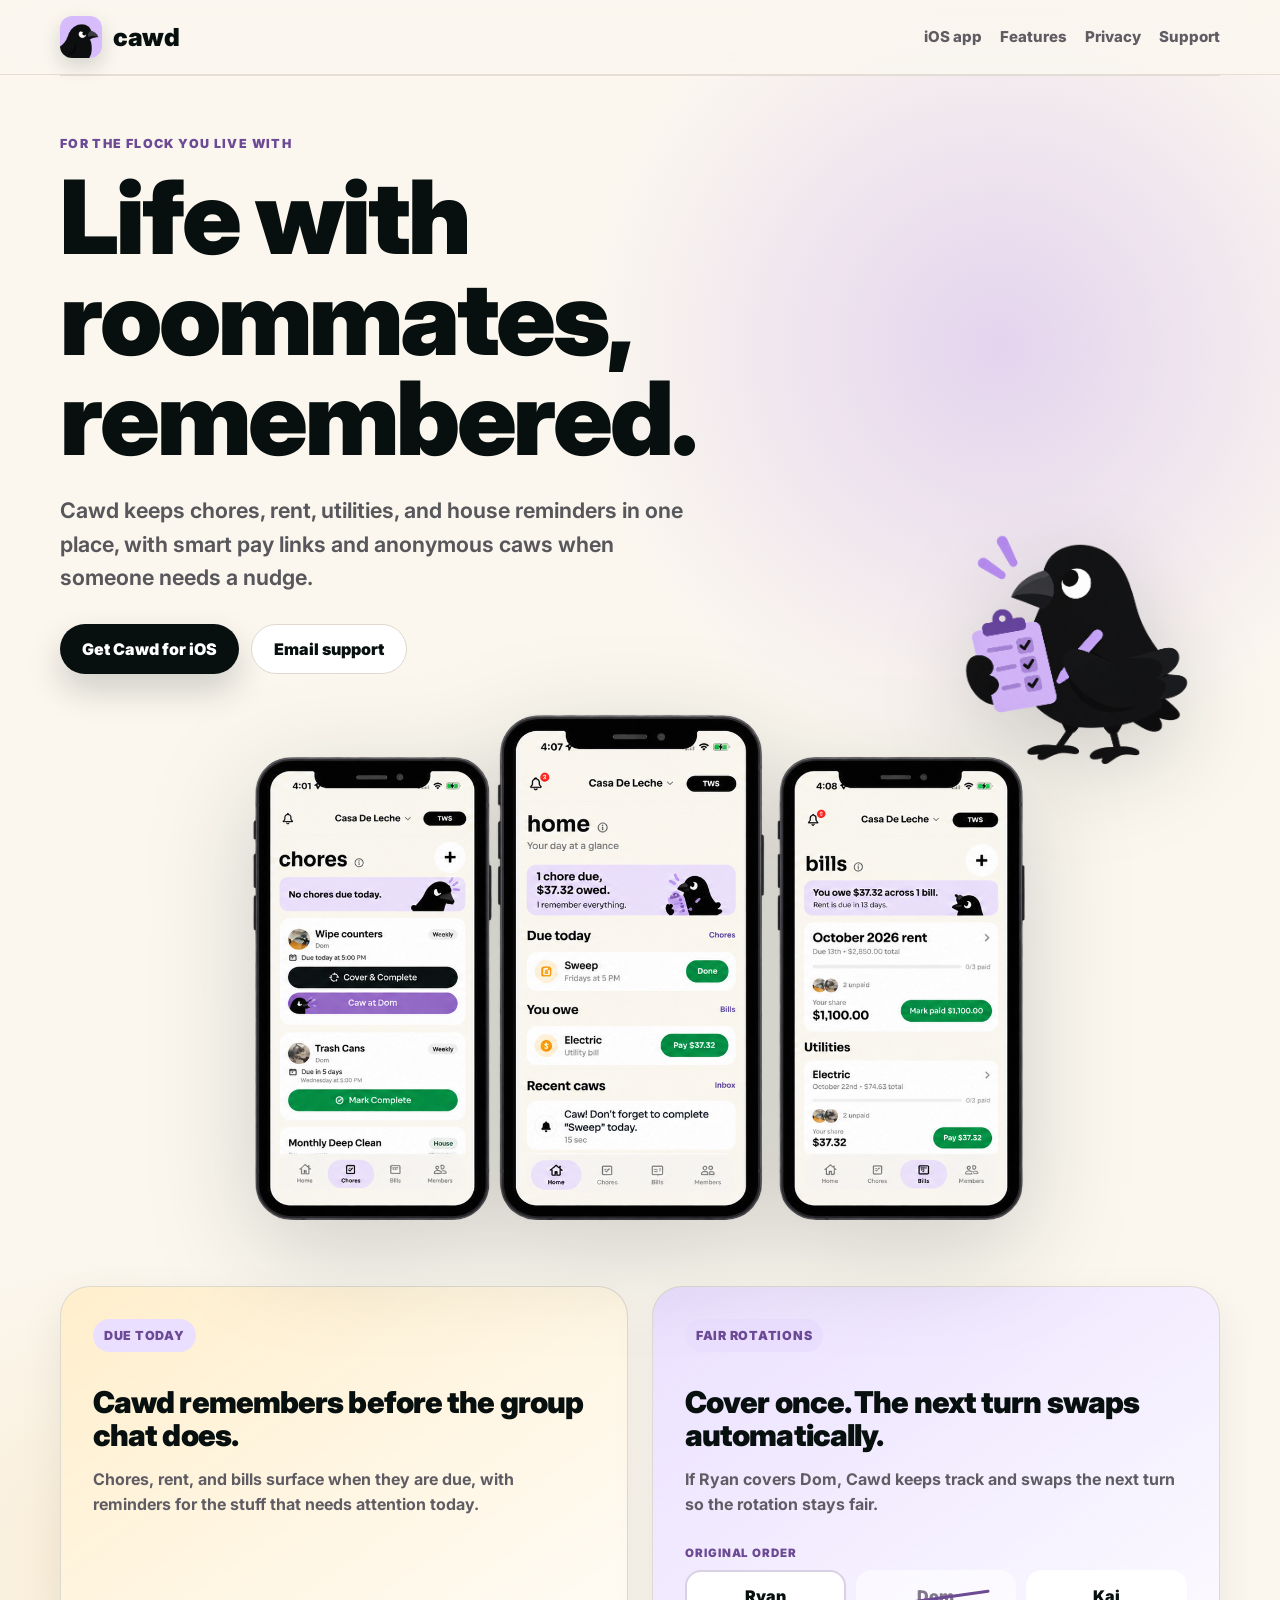
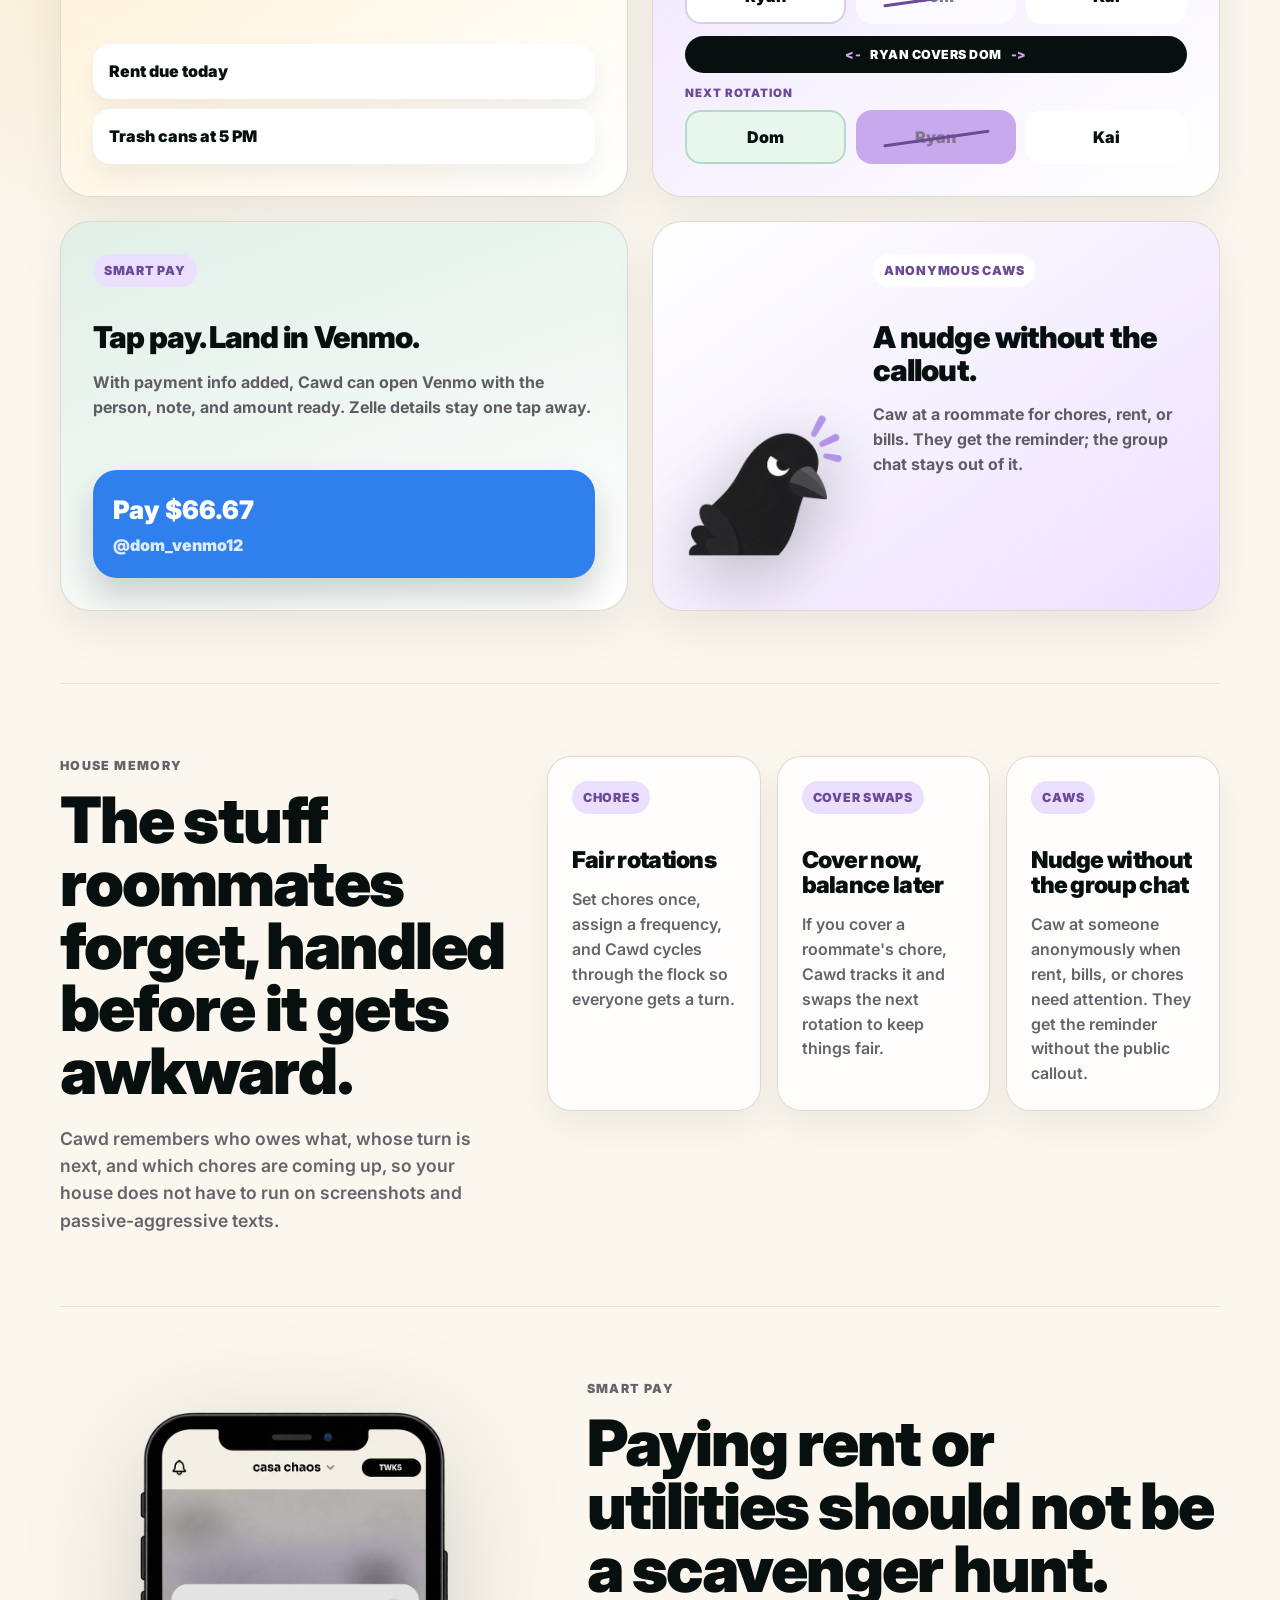
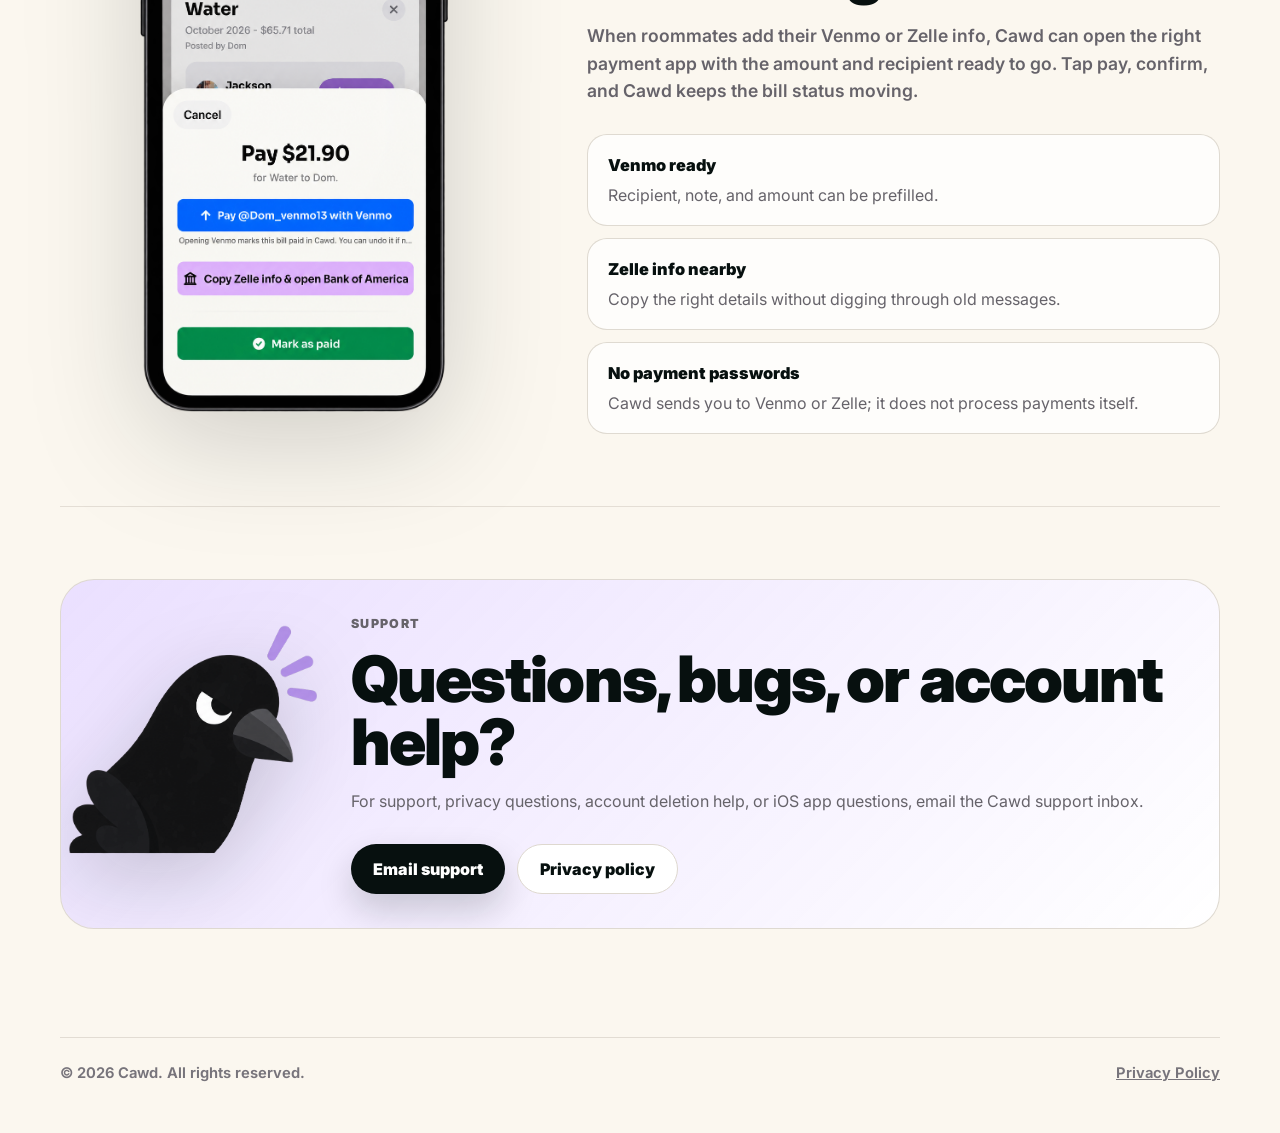
<file: index.html>
<!DOCTYPE html>
<html lang="en">
<head>
  <meta charset="UTF-8">
  <meta name="viewport" content="width=device-width, initial-scale=1.0">
  <meta name="description" content="Cawd helps roommates remember chores, bills, rent, and house stuff without turning every reminder into a group chat problem.">
  <meta property="og:title" content="Cawd">
  <meta property="og:description" content="Life with roommates, remembered. Chores, smart pay, fair rotations, and anonymous caws.">
  <title>Cawd | Life with roommates, remembered</title>
  <link rel="icon" href="assets/cawd-app-icon.png" type="image/png">
  <link rel="stylesheet" href="styles.css?v=20261008">
</head>
<body>
  <header class="site-header">
    <nav class="nav page-shell" aria-label="Main navigation">
      <a class="brand" href="index.html" aria-label="Cawd home">
        <img src="assets/cawd-app-icon.png" alt="">
        <span>cawd</span>
      </a>
      <div class="nav-links">
        <a href="https://apps.apple.com/us/app/cawd/id6812052569">iOS app</a>
        <a href="#features">Features</a>
        <a href="privacy.html">Privacy</a>
        <a href="#support">Support</a>
      </div>
    </nav>
  </header>

  <main>
    <section class="hero page-shell">
      <div class="hero-copy-block">
        <p class="eyebrow">For the flock you live with</p>
        <h1>Life with roommates,<br>remembered.</h1>
        <p class="hero-copy">Cawd keeps chores, rent, utilities, and house reminders in one place, with smart pay links and anonymous caws when someone needs a nudge.</p>
        <div class="actions">
          <a class="button" href="https://apps.apple.com/us/app/cawd/id6812052569">Get Cawd for iOS</a>
          <a class="button secondary" href="mailto:cawdsupport@gmail.com">Email support</a>
        </div>
      </div>

      <div class="hero-visual" aria-label="Cawd app preview">
        <img class="hero-mascot" src="assets/cawd-mascot-checklist.png" alt="Cawd crow mascot holding a chore checklist">
        <div class="screen-showcase">
          <img class="showcase-art" src="assets/cawd-app-showcase.png" alt="Cawd app screens showing chores, home, and bills">
        </div>
      </div>
    </section>

    <section class="page-shell highlight-section" id="features">
      <article class="highlight-card reminders-card">
        <span class="feature-kicker">Due today</span>
        <h3>Cawd remembers before the group chat does.</h3>
        <p>Chores, rent, and bills surface when they are due, with reminders for the stuff that needs attention today.</p>
        <div class="reminder-preview" aria-hidden="true">
          <span>Rent due today</span>
          <span>Trash cans at 5 PM</span>
        </div>
      </article>
      <article class="highlight-card rotation-card">
        <span class="feature-kicker">Fair rotations</span>
        <h3>Cover once. The next turn swaps automatically.</h3>
        <p>If Ryan covers Dom, Cawd keeps track and swaps the next turn so the rotation stays fair.</p>
        <div class="rotation-preview" aria-hidden="true">
          <div class="rotation-stage">
            <div class="diagram-label">Original order</div>
            <div class="turn-row">
              <span class="covering">Ryan</span>
              <span class="covered">Dom</span>
              <span>Kai</span>
            </div>
          </div>
          <div class="swap-note">
            <span>Ryan covers Dom</span>
          </div>
          <div class="rotation-stage">
            <div class="diagram-label">Next rotation</div>
            <div class="turn-row swapped">
              <span class="next-up">Dom</span>
              <span class="covered">Ryan</span>
              <span>Kai</span>
            </div>
          </div>
        </div>
      </article>
      <article class="highlight-card pay-card">
        <span class="feature-kicker">Smart pay</span>
        <h3>Tap pay. Land in Venmo.</h3>
        <p>With payment info added, Cawd can open Venmo with the person, note, and amount ready. Zelle details stay one tap away.</p>
        <div class="pay-preview" aria-hidden="true">
          <strong>Pay $66.67</strong>
          <span>@dom_venmo12</span>
        </div>
      </article>
      <article class="highlight-card caw-card">
        <img src="assets/cawd-sideeye.png" alt="">
        <span class="feature-kicker">Anonymous caws</span>
        <h3>A nudge without the callout.</h3>
        <p>Caw at a roommate for chores, rent, or bills. They get the reminder; the group chat stays out of it.</p>
      </article>
    </section>

    <section class="page-shell split-section">
      <div class="section-copy">
        <p class="eyebrow">House memory</p>
        <h2>The stuff roommates forget, handled before it gets awkward.</h2>
        <p>Cawd remembers who owes what, whose turn is next, and which chores are coming up, so your house does not have to run on screenshots and passive-aggressive texts.</p>
      </div>
      <div class="feature-grid">
        <article class="feature-card">
          <span class="feature-kicker">Chores</span>
          <h3>Fair rotations</h3>
          <p>Set chores once, assign a frequency, and Cawd cycles through the flock so everyone gets a turn.</p>
        </article>
        <article class="feature-card">
          <span class="feature-kicker">Cover swaps</span>
          <h3>Cover now, balance later</h3>
          <p>If you cover a roommate's chore, Cawd tracks it and swaps the next rotation to keep things fair.</p>
        </article>
        <article class="feature-card">
          <span class="feature-kicker">Caws</span>
          <h3>Nudge without the group chat</h3>
          <p>Caw at someone anonymously when rent, bills, or chores need attention. They get the reminder without the public callout.</p>
        </article>
      </div>
    </section>

    <section class="page-shell pay-section">
      <div class="pay-visual">
        <img class="payment-mockup" src="assets/cawd-payment-mockup.png" alt="Cawd smart pay sheet with Venmo and Zelle payment options">
      </div>
      <div class="section-copy">
        <p class="eyebrow">Smart pay</p>
        <h2>Paying rent or utilities should not be a scavenger hunt.</h2>
        <p>When roommates add their Venmo or Zelle info, Cawd can open the right payment app with the amount and recipient ready to go. Tap pay, confirm, and Cawd keeps the bill status moving.</p>
        <div class="mini-list">
          <div>
            <strong>Venmo ready</strong>
            <span>Recipient, note, and amount can be prefilled.</span>
          </div>
          <div>
            <strong>Zelle info nearby</strong>
            <span>Copy the right details without digging through old messages.</span>
          </div>
          <div>
            <strong>No payment passwords</strong>
            <span>Cawd sends you to Venmo or Zelle; it does not process payments itself.</span>
          </div>
        </div>
      </div>
    </section>

    <section class="page-shell support-section" id="support">
      <div class="support-band">
        <img src="assets/cawd-sideeye.png" alt="Cawd crow mascot giving a side-eye caw">
        <div>
          <p class="eyebrow">Support</p>
          <h2>Questions, bugs, or account help?</h2>
          <p>For support, privacy questions, account deletion help, or iOS app questions, email the Cawd support inbox.</p>
          <div class="actions">
            <a class="button" href="mailto:cawdsupport@gmail.com">Email support</a>
            <a class="button secondary" href="privacy.html">Privacy policy</a>
          </div>
        </div>
      </div>
    </section>
  </main>

  <footer class="site-footer">
    <div class="page-shell footer-inner">
      <span>&copy; 2026 Cawd. All rights reserved.</span>
      <a href="privacy.html">Privacy Policy</a>
    </div>
  </footer>
</body>
</html>
</file>
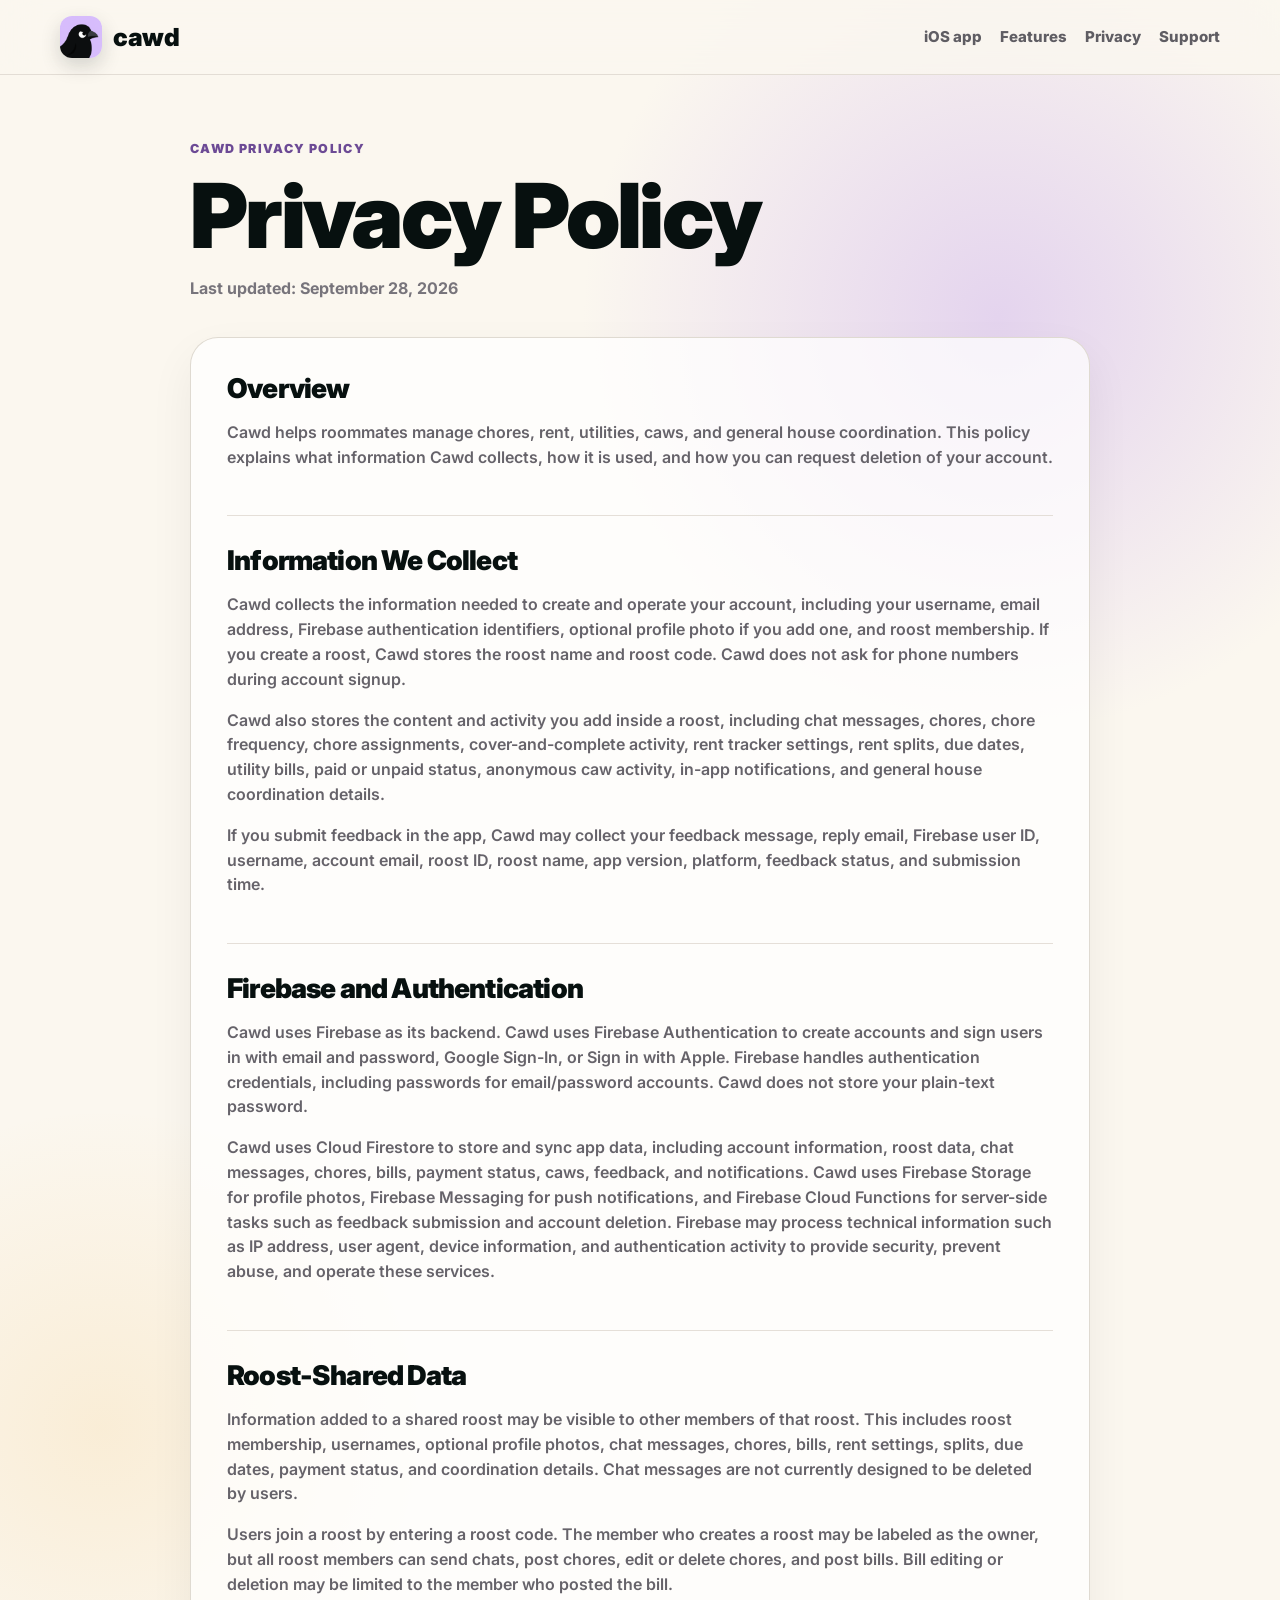
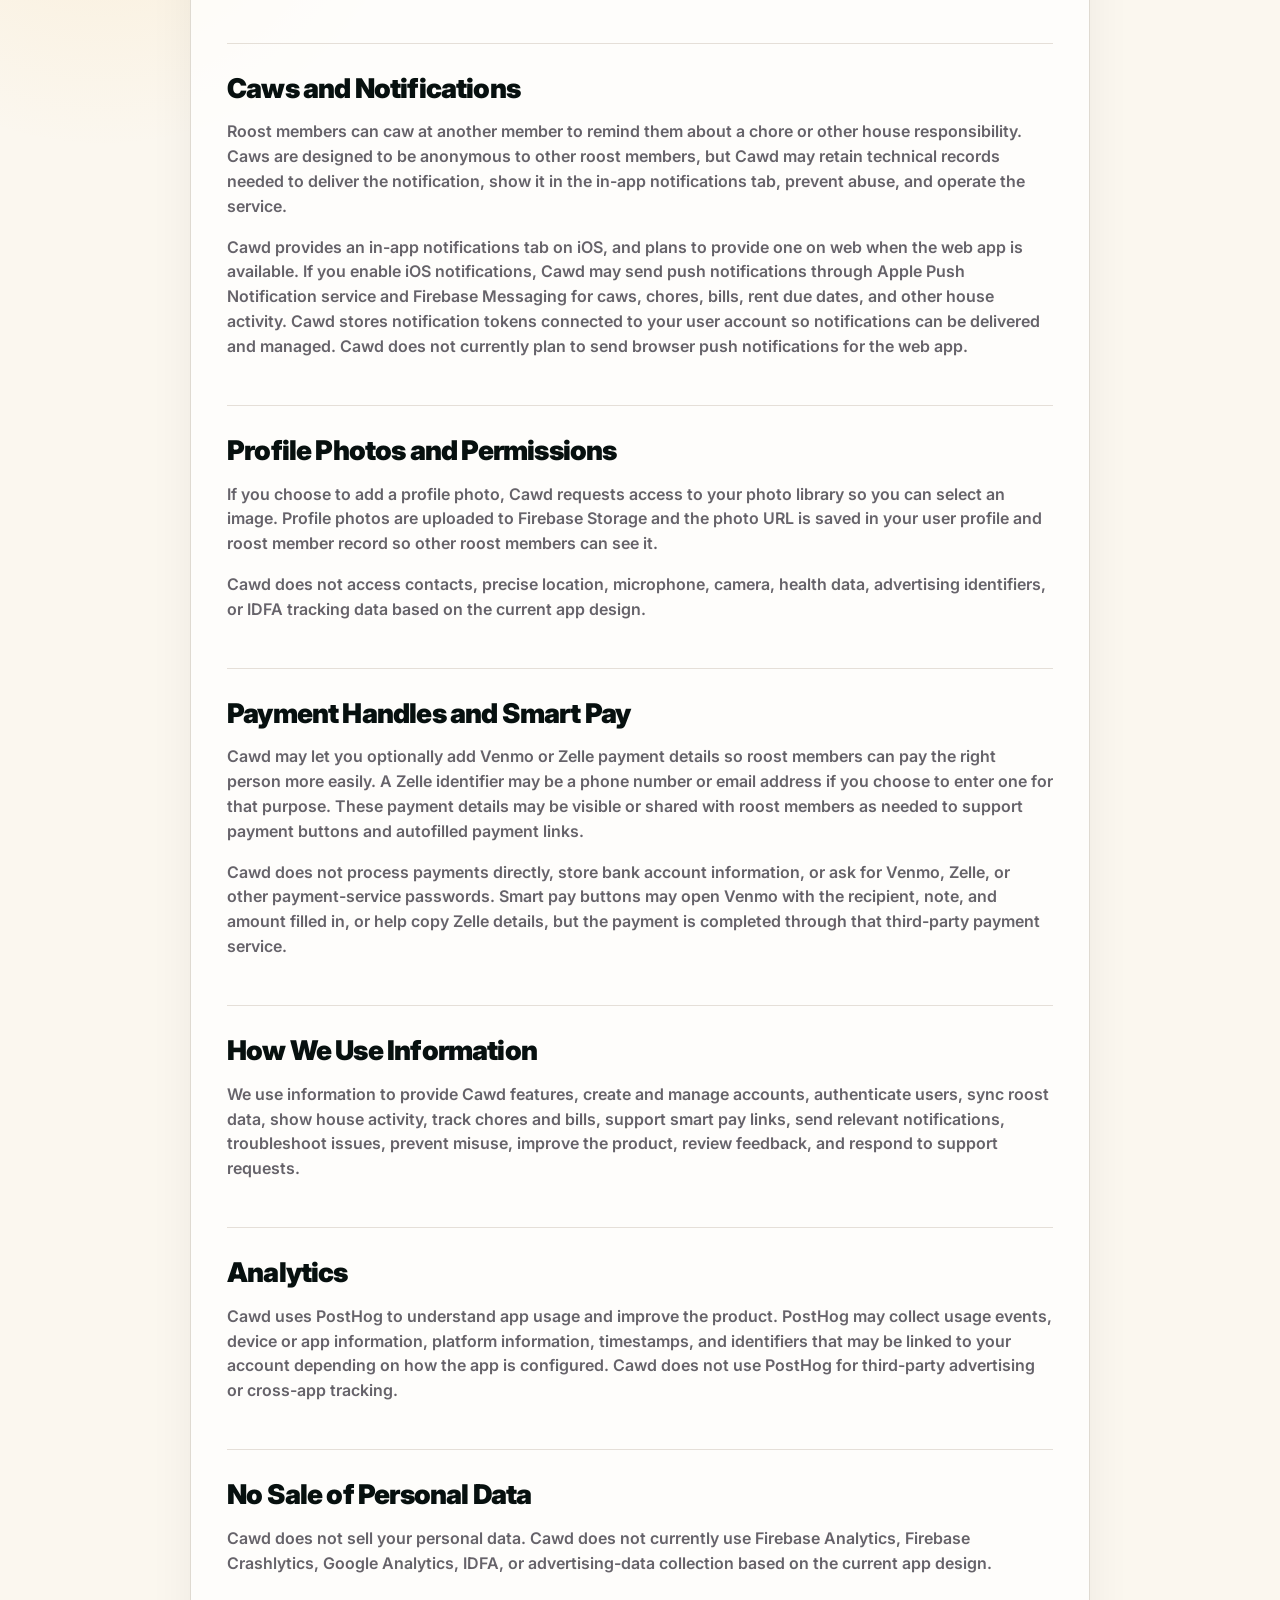
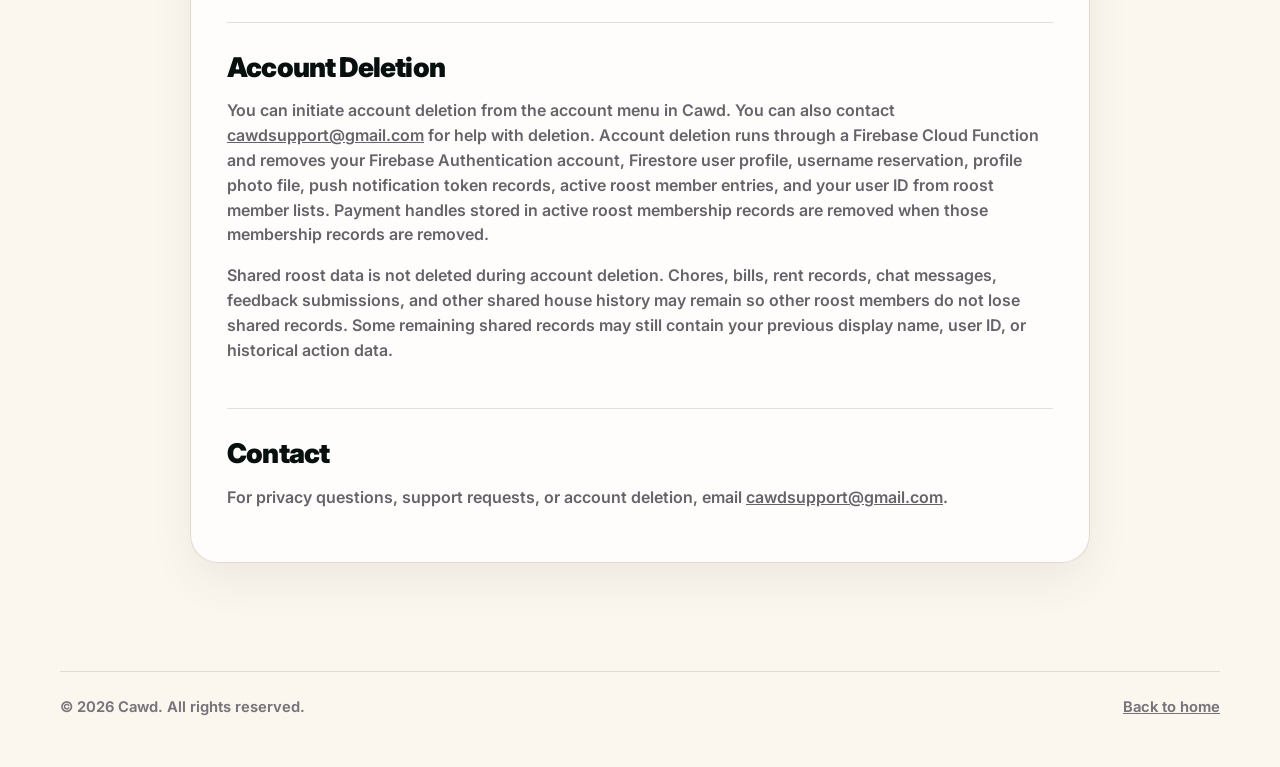
<file: privacy.html>
<!DOCTYPE html>
<html lang="en">
<head>
  <meta charset="UTF-8">
  <meta name="viewport" content="width=device-width, initial-scale=1.0">
  <meta name="description" content="Cawd privacy policy covering account data, Firebase Authentication, Cloud Firestore, roost-shared data, payment handles, caws, notifications, feedback, and account deletion.">
  <meta property="og:title" content="Cawd Privacy Policy">
  <meta property="og:description" content="How Cawd handles account data, roost-shared information, optional payment handles, notifications, caws, and deletion requests.">
  <title>Privacy Policy | Cawd</title>
  <link rel="icon" href="assets/cawd-app-icon.png" type="image/png">
  <link rel="stylesheet" href="styles.css?v=20261008">
</head>
<body>
  <header class="site-header">
    <nav class="nav page-shell" aria-label="Main navigation">
      <a class="brand" href="index.html" aria-label="Cawd home">
        <img src="assets/cawd-app-icon.png" alt="">
        <span>cawd</span>
      </a>
      <div class="nav-links">
        <a href="https://apps.apple.com/us/app/cawd/id6812052569">iOS app</a>
        <a href="index.html#features">Features</a>
        <a href="privacy.html" aria-current="page">Privacy</a>
        <a href="index.html#support">Support</a>
      </div>
    </nav>
  </header>

  <main class="page-shell policy-main">
    <p class="eyebrow">Cawd Privacy Policy</p>
    <h1>Privacy Policy</h1>
    <p class="policy-meta">Last updated: September 28, 2026</p>

    <div class="policy-content">
      <section>
        <h2>Overview</h2>
        <p>Cawd helps roommates manage chores, rent, utilities, caws, and general house coordination. This policy explains what information Cawd collects, how it is used, and how you can request deletion of your account.</p>
      </section>

      <section>
        <h2>Information We Collect</h2>
        <p>Cawd collects the information needed to create and operate your account, including your username, email address, Firebase authentication identifiers, optional profile photo if you add one, and roost membership. If you create a roost, Cawd stores the roost name and roost code. Cawd does not ask for phone numbers during account signup.</p>
        <p>Cawd also stores the content and activity you add inside a roost, including chat messages, chores, chore frequency, chore assignments, cover-and-complete activity, rent tracker settings, rent splits, due dates, utility bills, paid or unpaid status, anonymous caw activity, in-app notifications, and general house coordination details.</p>
        <p>If you submit feedback in the app, Cawd may collect your feedback message, reply email, Firebase user ID, username, account email, roost ID, roost name, app version, platform, feedback status, and submission time.</p>
      </section>

      <section>
        <h2>Firebase and Authentication</h2>
        <p>Cawd uses Firebase as its backend. Cawd uses Firebase Authentication to create accounts and sign users in with email and password, Google Sign-In, or Sign in with Apple. Firebase handles authentication credentials, including passwords for email/password accounts. Cawd does not store your plain-text password.</p>
        <p>Cawd uses Cloud Firestore to store and sync app data, including account information, roost data, chat messages, chores, bills, payment status, caws, feedback, and notifications. Cawd uses Firebase Storage for profile photos, Firebase Messaging for push notifications, and Firebase Cloud Functions for server-side tasks such as feedback submission and account deletion. Firebase may process technical information such as IP address, user agent, device information, and authentication activity to provide security, prevent abuse, and operate these services.</p>
      </section>

      <section>
        <h2>Roost-Shared Data</h2>
        <p>Information added to a shared roost may be visible to other members of that roost. This includes roost membership, usernames, optional profile photos, chat messages, chores, bills, rent settings, splits, due dates, payment status, and coordination details. Chat messages are not currently designed to be deleted by users.</p>
        <p>Users join a roost by entering a roost code. The member who creates a roost may be labeled as the owner, but all roost members can send chats, post chores, edit or delete chores, and post bills. Bill editing or deletion may be limited to the member who posted the bill.</p>
      </section>

      <section>
        <h2>Caws and Notifications</h2>
        <p>Roost members can caw at another member to remind them about a chore or other house responsibility. Caws are designed to be anonymous to other roost members, but Cawd may retain technical records needed to deliver the notification, show it in the in-app notifications tab, prevent abuse, and operate the service.</p>
        <p>Cawd provides an in-app notifications tab on iOS, and plans to provide one on web when the web app is available. If you enable iOS notifications, Cawd may send push notifications through Apple Push Notification service and Firebase Messaging for caws, chores, bills, rent due dates, and other house activity. Cawd stores notification tokens connected to your user account so notifications can be delivered and managed. Cawd does not currently plan to send browser push notifications for the web app.</p>
      </section>

      <section>
        <h2>Profile Photos and Permissions</h2>
        <p>If you choose to add a profile photo, Cawd requests access to your photo library so you can select an image. Profile photos are uploaded to Firebase Storage and the photo URL is saved in your user profile and roost member record so other roost members can see it.</p>
        <p>Cawd does not access contacts, precise location, microphone, camera, health data, advertising identifiers, or IDFA tracking data based on the current app design.</p>
      </section>

      <section>
        <h2>Payment Handles and Smart Pay</h2>
        <p>Cawd may let you optionally add Venmo or Zelle payment details so roost members can pay the right person more easily. A Zelle identifier may be a phone number or email address if you choose to enter one for that purpose. These payment details may be visible or shared with roost members as needed to support payment buttons and autofilled payment links.</p>
        <p>Cawd does not process payments directly, store bank account information, or ask for Venmo, Zelle, or other payment-service passwords. Smart pay buttons may open Venmo with the recipient, note, and amount filled in, or help copy Zelle details, but the payment is completed through that third-party payment service.</p>
      </section>

      <section>
        <h2>How We Use Information</h2>
        <p>We use information to provide Cawd features, create and manage accounts, authenticate users, sync roost data, show house activity, track chores and bills, support smart pay links, send relevant notifications, troubleshoot issues, prevent misuse, improve the product, review feedback, and respond to support requests.</p>
      </section>

      <section>
        <h2>Analytics</h2>
        <p>Cawd uses PostHog to understand app usage and improve the product. PostHog may collect usage events, device or app information, platform information, timestamps, and identifiers that may be linked to your account depending on how the app is configured. Cawd does not use PostHog for third-party advertising or cross-app tracking.</p>
      </section>

      <section>
        <h2>No Sale of Personal Data</h2>
        <p>Cawd does not sell your personal data. Cawd does not currently use Firebase Analytics, Firebase Crashlytics, Google Analytics, IDFA, or advertising-data collection based on the current app design.</p>
      </section>

      <section>
        <h2>Account Deletion</h2>
        <p>You can initiate account deletion from the account menu in Cawd. You can also contact <a href="mailto:cawdsupport@gmail.com">cawdsupport@gmail.com</a> for help with deletion. Account deletion runs through a Firebase Cloud Function and removes your Firebase Authentication account, Firestore user profile, username reservation, profile photo file, push notification token records, active roost member entries, and your user ID from roost member lists. Payment handles stored in active roost membership records are removed when those membership records are removed.</p>
        <p>Shared roost data is not deleted during account deletion. Chores, bills, rent records, chat messages, feedback submissions, and other shared house history may remain so other roost members do not lose shared records. Some remaining shared records may still contain your previous display name, user ID, or historical action data.</p>
      </section>

      <section>
        <h2>Contact</h2>
        <p>For privacy questions, support requests, or account deletion, email <a href="mailto:cawdsupport@gmail.com">cawdsupport@gmail.com</a>.</p>
      </section>
    </div>
  </main>

  <footer class="site-footer">
    <div class="page-shell footer-inner">
      <span>&copy; 2026 Cawd. All rights reserved.</span>
      <a href="index.html">Back to home</a>
    </div>
  </footer>
</body>
</html>
</file>
<file: styles.css>
@import url("https://fonts.googleapis.com/css2?family=Inter:wght@400;500;600;700;800;900&display=swap");

:root {
  --bg: #fbf7ef;
  --surface: #ffffff;
  --surface-soft: #f3f1f7;
  --ink: #07100f;
  --muted: #8f8e92;
  --line: #ded8cf;
  --lavender: #c8a9ed;
  --lavender-soft: #eadfff;
  --violet: #6c4a95;
  --green: #2f9157;
  --amber: #f0aa30;
  --venmo-blue: #2f80ed;
  --shadow: 0 22px 60px rgba(7, 16, 15, 0.12);
}

* { box-sizing: border-box; }

html { scroll-behavior: smooth; }

body {
  margin: 0;
  overflow-x: hidden;
  background:
    radial-gradient(circle at 78% 8%, rgba(200, 169, 237, 0.45), transparent 26rem),
    radial-gradient(circle at 8% 36%, rgba(240, 170, 48, 0.13), transparent 20rem),
    var(--bg);
  color: var(--ink);
  font-family: "Inter", -apple-system, BlinkMacSystemFont, "Segoe UI", sans-serif;
  font-size: 16px;
  line-height: 1.55;
}

a { color: inherit; }

img {
  display: block;
  max-width: 100%;
}

.page-shell {
  width: min(1160px, calc(100% - 40px));
  margin: 0 auto;
}

.site-header {
  position: sticky;
  top: 0;
  z-index: 20;
  border-bottom: 1px solid rgba(222, 216, 207, 0.8);
  background: rgba(251, 247, 239, 0.82);
  backdrop-filter: blur(18px);
}

.nav {
  min-height: 74px;
  display: flex;
  align-items: center;
  justify-content: space-between;
  gap: 22px;
}

.brand {
  display: inline-flex;
  align-items: center;
  gap: 11px;
  color: var(--ink);
  font-size: 1.55rem;
  font-weight: 900;
  letter-spacing: -0.02em;
  text-decoration: none;
}

.brand img {
  width: 42px;
  height: 42px;
  border-radius: 12px;
  box-shadow: 0 8px 20px rgba(7, 16, 15, 0.16);
}

.nav-links {
  display: flex;
  align-items: center;
  gap: 18px;
  color: #5f5d63;
  font-size: 0.94rem;
  font-weight: 800;
}

.nav-links a {
  text-decoration: none;
}

.nav-links a:hover {
  color: var(--violet);
}

.hero {
  min-height: auto;
  display: grid;
  grid-template-columns: 1fr;
  gap: 32px;
  align-items: center;
  padding: 58px 0 34px;
}

.eyebrow {
  margin: 0 0 14px;
  color: var(--violet);
  font-size: 0.78rem;
  font-weight: 900;
  letter-spacing: 0.11em;
  text-transform: uppercase;
}

h1, h2, h3 {
  margin: 0;
  color: var(--ink);
  font-weight: 900;
  line-height: 0.98;
  letter-spacing: -0.03em;
}

h1 {
  max-width: 720px;
  font-size: clamp(3.9rem, 8vw, 7.7rem);
}

h2 {
  font-size: clamp(2.3rem, 5vw, 4.65rem);
}

h3 {
  font-size: 1.45rem;
  line-height: 1.08;
}

.hero-copy {
  max-width: 640px;
  margin: 26px 0 0;
  color: #58575b;
  font-size: clamp(1.12rem, 1.8vw, 1.34rem);
  font-weight: 650;
}

.hero-copy-block {
  max-width: 900px;
}

.actions {
  display: flex;
  flex-wrap: wrap;
  gap: 12px;
  margin-top: 30px;
}

.button {
  display: inline-flex;
  align-items: center;
  justify-content: center;
  min-height: 50px;
  padding: 0 22px;
  border-radius: 999px;
  background: var(--ink);
  color: #fff;
  font-weight: 900;
  text-decoration: none;
  box-shadow: 0 16px 34px rgba(7, 16, 15, 0.18);
  transition: transform 160ms ease, box-shadow 160ms ease, background 160ms ease;
}

.button:hover {
  transform: translateY(-2px);
  box-shadow: 0 20px 44px rgba(7, 16, 15, 0.22);
}

.button.secondary {
  background: var(--surface);
  color: var(--ink);
  border: 1px solid var(--line);
  box-shadow: none;
}

.button.secondary:hover {
  background: var(--lavender-soft);
}

.hero-visual {
  position: relative;
  min-height: 0;
  padding: 8px 0 0;
}

.hero-mascot {
  position: absolute;
  right: 0;
  top: -190px;
  z-index: 0;
  width: min(31vw, 310px);
  filter: drop-shadow(0 24px 44px rgba(7, 16, 15, 0.18));
}

.screen-showcase {
  position: relative;
  max-width: 1020px;
  margin: 0 auto;
  z-index: 1;
}

.showcase-art {
  width: 100%;
  filter: drop-shadow(0 28px 52px rgba(7, 16, 15, 0.18));
}

section {
  padding: 72px 0;
  border-top: 1px solid rgba(222, 216, 207, 0.78);
}

.highlight-section {
  display: grid;
  grid-template-columns: repeat(2, minmax(0, 1fr));
  gap: 24px;
  border-top: 0;
  padding-top: 32px;
}

.highlight-card {
  position: relative;
  overflow: hidden;
  min-height: 390px;
  border: 1px solid rgba(222, 216, 207, 0.95);
  border-radius: 30px;
  background: rgba(255, 255, 255, 0.76);
  padding: 32px;
  box-shadow: 0 18px 46px rgba(7, 16, 15, 0.07);
  display: flex;
  flex-direction: column;
}

.reminders-card {
  background:
    linear-gradient(145deg, rgba(255, 236, 197, 0.88), rgba(255, 255, 255, 0.74)),
    var(--surface);
}

.reminder-preview {
  display: grid;
  gap: 10px;
  margin-top: auto;
  padding-top: 34px;
}

.reminder-preview span {
  border-radius: 18px;
  background: #fff;
  color: var(--ink);
  padding: 15px 16px;
  font-weight: 900;
  box-shadow: 0 12px 24px rgba(7, 16, 15, 0.06);
}

.highlight-card h3 {
  max-width: 560px;
  font-size: clamp(1.8rem, 2.35vw, 2.45rem);
}

.highlight-card p {
  position: relative;
  z-index: 2;
  margin: 16px 0 0;
  max-width: 560px;
  color: #5f5c64;
  font-weight: 700;
}

.rotation-card {
  background:
    linear-gradient(145deg, rgba(234, 223, 255, 0.96), rgba(255, 255, 255, 0.74)),
    var(--surface);
}

.rotation-preview {
  display: grid;
  gap: 12px;
  margin-top: auto;
  padding-top: 28px;
}

.rotation-stage {
  display: grid;
  gap: 7px;
}

.turn-row {
  display: grid;
  grid-template-columns: repeat(3, 1fr);
  gap: 10px;
}

.diagram-label {
  color: var(--violet);
  font-size: 0.72rem;
  font-weight: 900;
  letter-spacing: 0.08em;
  text-transform: uppercase;
}

.turn-row span {
  display: grid;
  min-height: 54px;
  place-items: center;
  border: 2px solid transparent;
  border-radius: 16px;
  background: #fff;
  color: var(--ink);
  font-weight: 900;
}

.turn-row .covering {
  border-color: rgba(108, 74, 149, 0.26);
}

.turn-row .covered {
  position: relative;
  background: rgba(255, 255, 255, 0.64);
  color: #82788b;
}

.turn-row .covered::after {
  content: "";
  position: absolute;
  left: 16%;
  right: 16%;
  top: 50%;
  height: 3px;
  border-radius: 999px;
  background: var(--violet);
  transform: rotate(-8deg);
}

.swap-note {
  justify-self: stretch;
  border-radius: 999px;
  background: var(--ink);
  color: #fff;
  padding: 9px 14px;
  font-size: 0.78rem;
  font-weight: 900;
  letter-spacing: 0.04em;
  text-align: center;
  text-transform: uppercase;
}

.swap-note span::before,
.swap-note span::after {
  color: var(--lavender);
  content: "->";
  margin: 0 9px;
}

.swap-note span::before {
  content: "<-";
}

.turn-row .next-up {
  border-color: rgba(47, 145, 87, 0.28);
  background: rgba(232, 247, 238, 0.96);
}

.turn-row.swapped span:nth-child(2) {
  background: var(--lavender);
}

.pay-card {
  background:
    linear-gradient(160deg, rgba(47, 145, 87, 0.15), rgba(255, 255, 255, 0.82)),
    var(--surface);
}

.pay-preview {
  border-radius: 24px;
  background: var(--venmo-blue);
  color: #fff;
  padding: 20px;
  box-shadow: 0 18px 34px rgba(7, 16, 15, 0.18);
  margin-top: auto;
}

.pay-preview strong,
.pay-preview span {
  display: block;
}

.pay-preview strong {
  font-size: 1.6rem;
  font-weight: 900;
}

.pay-preview span {
  margin-top: 4px;
  color: #dcebff;
  font-weight: 900;
}

.caw-card {
  background:
    linear-gradient(145deg, rgba(255, 255, 255, 0.78), rgba(234, 223, 255, 0.96)),
    var(--surface);
  padding-left: 220px;
  min-height: 330px;
}

.caw-card h3 {
  color: var(--ink);
}

.caw-card p {
  color: #5f5c64;
}

.caw-card .feature-kicker {
  background: #fff;
  color: var(--violet);
}

.caw-card img {
  position: absolute;
  left: 28px;
  bottom: 28px;
  width: 168px;
  max-height: 74%;
  object-fit: contain;
  object-position: left bottom;
  opacity: 0.95;
  filter: drop-shadow(0 18px 34px rgba(0, 0, 0, 0.28));
}

.split-section {
  display: grid;
  grid-template-columns: minmax(280px, 0.8fr) minmax(0, 1.2fr);
  gap: 38px;
  align-items: start;
}

.section-copy p,
.section-intro p,
.feature-card p,
.link-card p,
.support-band p,
.mini-list span,
.policy-content p,
.policy-content li {
  color: #66636a;
}

.section-copy > p:not(.eyebrow),
.section-intro p {
  max-width: 680px;
  margin: 22px 0 0;
  font-size: 1.1rem;
  font-weight: 600;
}

.feature-grid {
  display: grid;
  grid-template-columns: repeat(3, 1fr);
  gap: 16px;
}

.feature-card,
.link-card {
  border: 1px solid rgba(222, 216, 207, 0.95);
  border-radius: 24px;
  background: rgba(255, 255, 255, 0.72);
  padding: 24px;
  box-shadow: 0 16px 38px rgba(7, 16, 15, 0.06);
}

.feature-kicker {
  display: inline-flex;
  align-self: flex-start;
  margin-bottom: 34px;
  border-radius: 999px;
  background: var(--lavender-soft);
  color: var(--violet);
  padding: 7px 11px;
  font-size: 0.78rem;
  font-weight: 900;
  text-transform: uppercase;
  letter-spacing: 0.06em;
}

.feature-card p,
.link-card p {
  margin: 14px 0 0;
  font-weight: 600;
}

.pay-section {
  display: grid;
  grid-template-columns: minmax(300px, 0.74fr) minmax(0, 1fr);
  gap: 58px;
  align-items: center;
}

.pay-visual {
  min-width: 0;
}

.payment-mockup {
  width: min(100%, 480px);
  margin: 0 auto;
  filter: drop-shadow(0 28px 56px rgba(7, 16, 15, 0.18));
}

.mini-list {
  display: grid;
  gap: 12px;
  margin-top: 30px;
}

.mini-list div {
  border: 1px solid rgba(222, 216, 207, 0.95);
  border-radius: 20px;
  background: rgba(255, 255, 255, 0.76);
  padding: 18px 20px;
}

.mini-list strong,
.mini-list span {
  display: block;
}

.mini-list strong {
  margin-bottom: 4px;
  font-size: 1.02rem;
  font-weight: 900;
}

.support-band {
  display: grid;
  grid-template-columns: 220px minmax(0, 1fr);
  gap: 36px;
  align-items: center;
  overflow: hidden;
  border: 1px solid rgba(222, 216, 207, 0.95);
  border-radius: 34px;
  background:
    linear-gradient(135deg, rgba(234, 223, 255, 0.98), rgba(255, 255, 255, 0.78)),
    var(--surface);
  padding: 34px;
}

.support-band img {
  width: 220px;
  transform: scale(1.24) translateX(-10px);
  filter: drop-shadow(0 18px 32px rgba(7, 16, 15, 0.18));
}

.site-footer {
  padding: 36px 0 48px;
  color: #77747b;
  font-size: 0.92rem;
  font-weight: 650;
}

.footer-inner {
  display: flex;
  justify-content: space-between;
  gap: 18px;
  border-top: 1px solid rgba(222, 216, 207, 0.85);
  padding-top: 24px;
}

.policy-main {
  max-width: 900px;
  padding: 64px 0 72px;
}

.policy-main h1 {
  font-size: clamp(2.8rem, 7vw, 5.6rem);
}

.policy-meta {
  color: #77747b;
  margin: 16px 0 36px;
  font-weight: 700;
}

.policy-content {
  border: 1px solid rgba(222, 216, 207, 0.95);
  border-radius: 28px;
  background: rgba(255, 255, 255, 0.72);
  padding: 36px;
  box-shadow: 0 18px 46px rgba(7, 16, 15, 0.06);
}

.policy-content section {
  padding: 30px 0;
}

.policy-content section:first-child {
  border-top: 0;
  padding-top: 0;
}

.policy-content section:last-child { padding-bottom: 0; }

.policy-content h2 {
  font-size: 1.7rem;
  line-height: 1.1;
}

.policy-content p {
  font-weight: 600;
}

@media (max-width: 1120px) {
  .split-section,
  .pay-section {
    grid-template-columns: 1fr;
  }

  .hero {
    min-height: auto;
    gap: 28px;
    padding-top: 48px;
  }

  .hero-visual {
    min-height: 0;
  }

  .feature-grid,
  .highlight-section {
    grid-template-columns: repeat(2, 1fr);
  }

  .caw-card {
    grid-column: auto;
  }

  .pay-section .section-copy {
    order: -1;
  }

  .pay-visual {
    max-width: 680px;
    margin: 0 auto;
  }
}

@media (max-width: 680px) {
  .page-shell {
    width: min(100% - 28px, 1160px);
  }

  .nav {
    align-items: flex-start;
    flex-direction: column;
    padding: 14px 0;
    gap: 12px;
  }

  .nav-links {
    flex-wrap: wrap;
    gap: 10px 14px;
    font-size: 0.88rem;
  }

  h1 {
    font-size: clamp(2.45rem, 10.4vw, 3.35rem);
  }

  .hero-visual {
    min-height: 0;
  }

  .screen-showcase {
    overflow-x: auto;
    padding: 8px 0 18px;
    margin-inline: -6px;
  }

  .hero-mascot {
    display: none;
  }

  .showcase-art {
    width: max(700px, 100%);
    max-width: none;
  }

  section {
    padding: 54px 0;
  }

  .feature-grid,
  .highlight-section {
    grid-template-columns: 1fr;
  }

  .highlight-card {
    min-height: 0;
    padding: 26px;
  }

  .caw-card {
    min-height: 340px;
    padding-left: 166px;
  }

  .caw-card img {
    width: 142px;
    left: 14px;
    bottom: 20px;
  }

  .payment-mockup {
    width: min(100%, 360px);
  }

  .support-band {
    grid-template-columns: 1fr;
    padding: 26px;
  }

  .support-band img {
    width: 170px;
  }

  .footer-inner {
    align-items: flex-start;
    flex-direction: column;
  }

  .policy-content {
    padding: 26px;
  }
}
</file>
